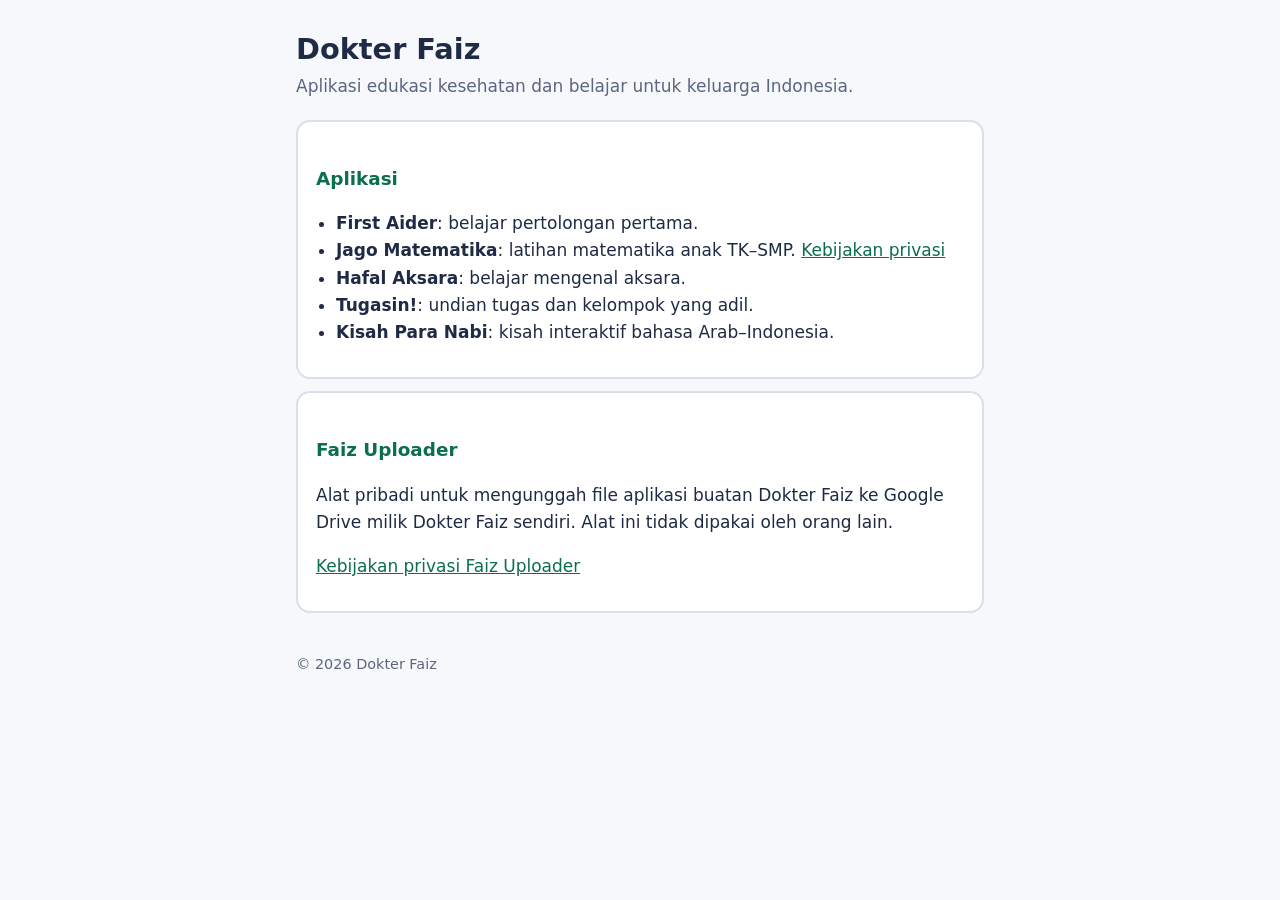
<file: index.html>
<!doctype html>
<html lang="id">
<head>
<meta charset="utf-8">
<meta name="viewport" content="width=device-width, initial-scale=1">
<title>Dokter Faiz</title>
<link rel="stylesheet" href="style.css">
</head>
<body>
<main>
<h1>Dokter Faiz</h1>
<p class="meta">Aplikasi edukasi kesehatan dan belajar untuk keluarga Indonesia.</p>

<div class="box">
<h2>Aplikasi</h2>
<ul>
<li><b>First Aider</b>: belajar pertolongan pertama.</li>
<li><b>Jago Matematika</b>: latihan matematika anak TK–SMP. <a href="jago-matematika/privasi.html">Kebijakan privasi</a></li>
<li><b>Hafal Aksara</b>: belajar mengenal aksara.</li>
<li><b>Tugasin!</b>: undian tugas dan kelompok yang adil.</li>
<li><b>Kisah Para Nabi</b>: kisah interaktif bahasa Arab–Indonesia.</li>
</ul>
</div>

<div class="box">
<h2>Faiz Uploader</h2>
<p>Alat pribadi untuk mengunggah file aplikasi buatan Dokter Faiz ke Google Drive milik Dokter Faiz sendiri.
Alat ini tidak dipakai oleh orang lain.</p>
<p><a href="privacy.html">Kebijakan privasi Faiz Uploader</a></p>
</div>

<footer>© 2026 Dokter Faiz</footer>
</main>
</body>
</html>
</file>
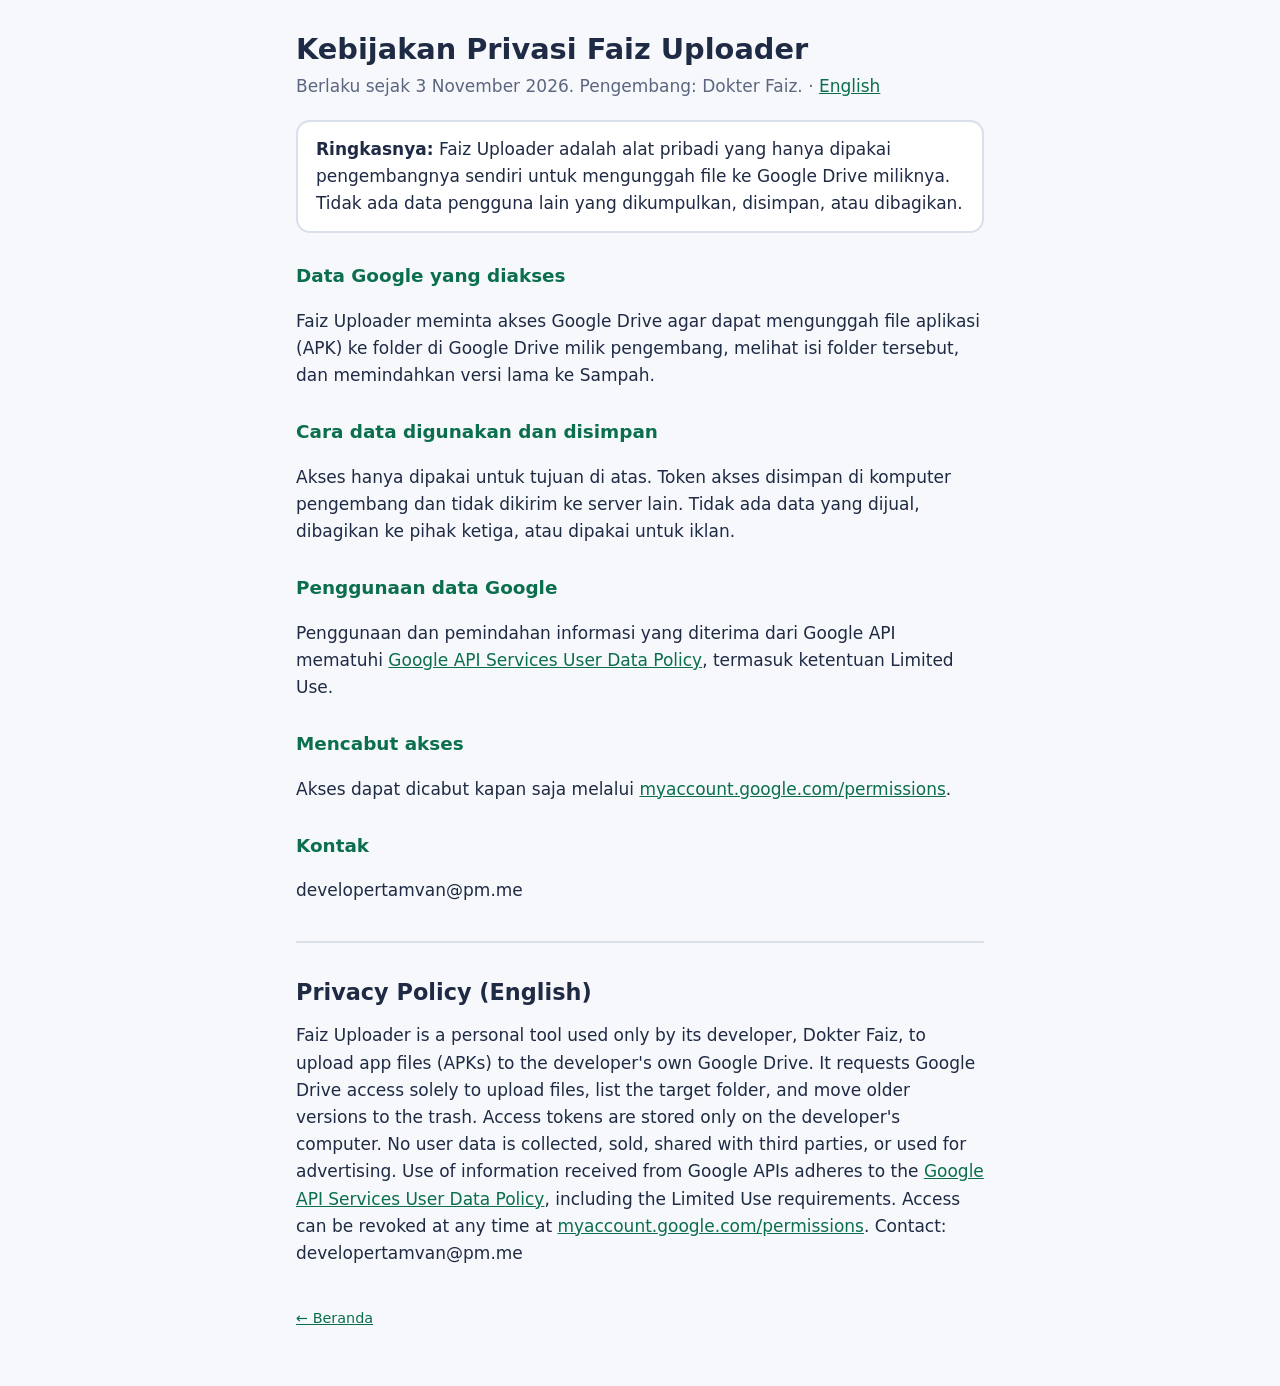
<file: privacy.html>
<!doctype html>
<html lang="id">
<head>
<meta charset="utf-8">
<meta name="viewport" content="width=device-width, initial-scale=1">
<title>Kebijakan Privasi Faiz Uploader</title>
<link rel="stylesheet" href="style.css">
</head>
<body>
<main>
<h1>Kebijakan Privasi Faiz Uploader</h1>
<p class="meta">Berlaku sejak 3 November 2026. Pengembang: Dokter Faiz. · <a href="#en">English</a></p>

<div class="box"><b>Ringkasnya:</b> Faiz Uploader adalah alat pribadi yang hanya dipakai pengembangnya sendiri untuk mengunggah file ke Google Drive miliknya. Tidak ada data pengguna lain yang dikumpulkan, disimpan, atau dibagikan.</div>

<h2>Data Google yang diakses</h2>
<p>Faiz Uploader meminta akses Google Drive agar dapat mengunggah file aplikasi (APK) ke folder di Google Drive milik pengembang, melihat isi folder tersebut, dan memindahkan versi lama ke Sampah.</p>

<h2>Cara data digunakan dan disimpan</h2>
<p>Akses hanya dipakai untuk tujuan di atas. Token akses disimpan di komputer pengembang dan tidak dikirim ke server lain. Tidak ada data yang dijual, dibagikan ke pihak ketiga, atau dipakai untuk iklan.</p>

<h2>Penggunaan data Google</h2>
<p>Penggunaan dan pemindahan informasi yang diterima dari Google API mematuhi
<a href="https://developers.google.com/terms/api-services-user-data-policy">Google API Services User Data Policy</a>, termasuk ketentuan Limited Use.</p>

<h2>Mencabut akses</h2>
<p>Akses dapat dicabut kapan saja melalui <a href="https://myaccount.google.com/permissions">myaccount.google.com/permissions</a>.</p>

<h2>Kontak</h2>
<p>developertamvan@pm.me</p>

<hr style="border:0;border-top:2px solid var(--line);margin:36px 0">

<h1 id="en" style="font-size:1.4rem">Privacy Policy (English)</h1>
<p>Faiz Uploader is a personal tool used only by its developer, Dokter Faiz, to upload app files (APKs) to the developer's own Google Drive. It requests Google Drive access solely to upload files, list the target folder, and move older versions to the trash. Access tokens are stored only on the developer's computer. No user data is collected, sold, shared with third parties, or used for advertising. Use of information received from Google APIs adheres to the <a href="https://developers.google.com/terms/api-services-user-data-policy">Google API Services User Data Policy</a>, including the Limited Use requirements. Access can be revoked at any time at <a href="https://myaccount.google.com/permissions">myaccount.google.com/permissions</a>. Contact: developertamvan@pm.me</p>

<footer><a href="index.html">← Beranda</a></footer>
</main>
</body>
</html>
</file>
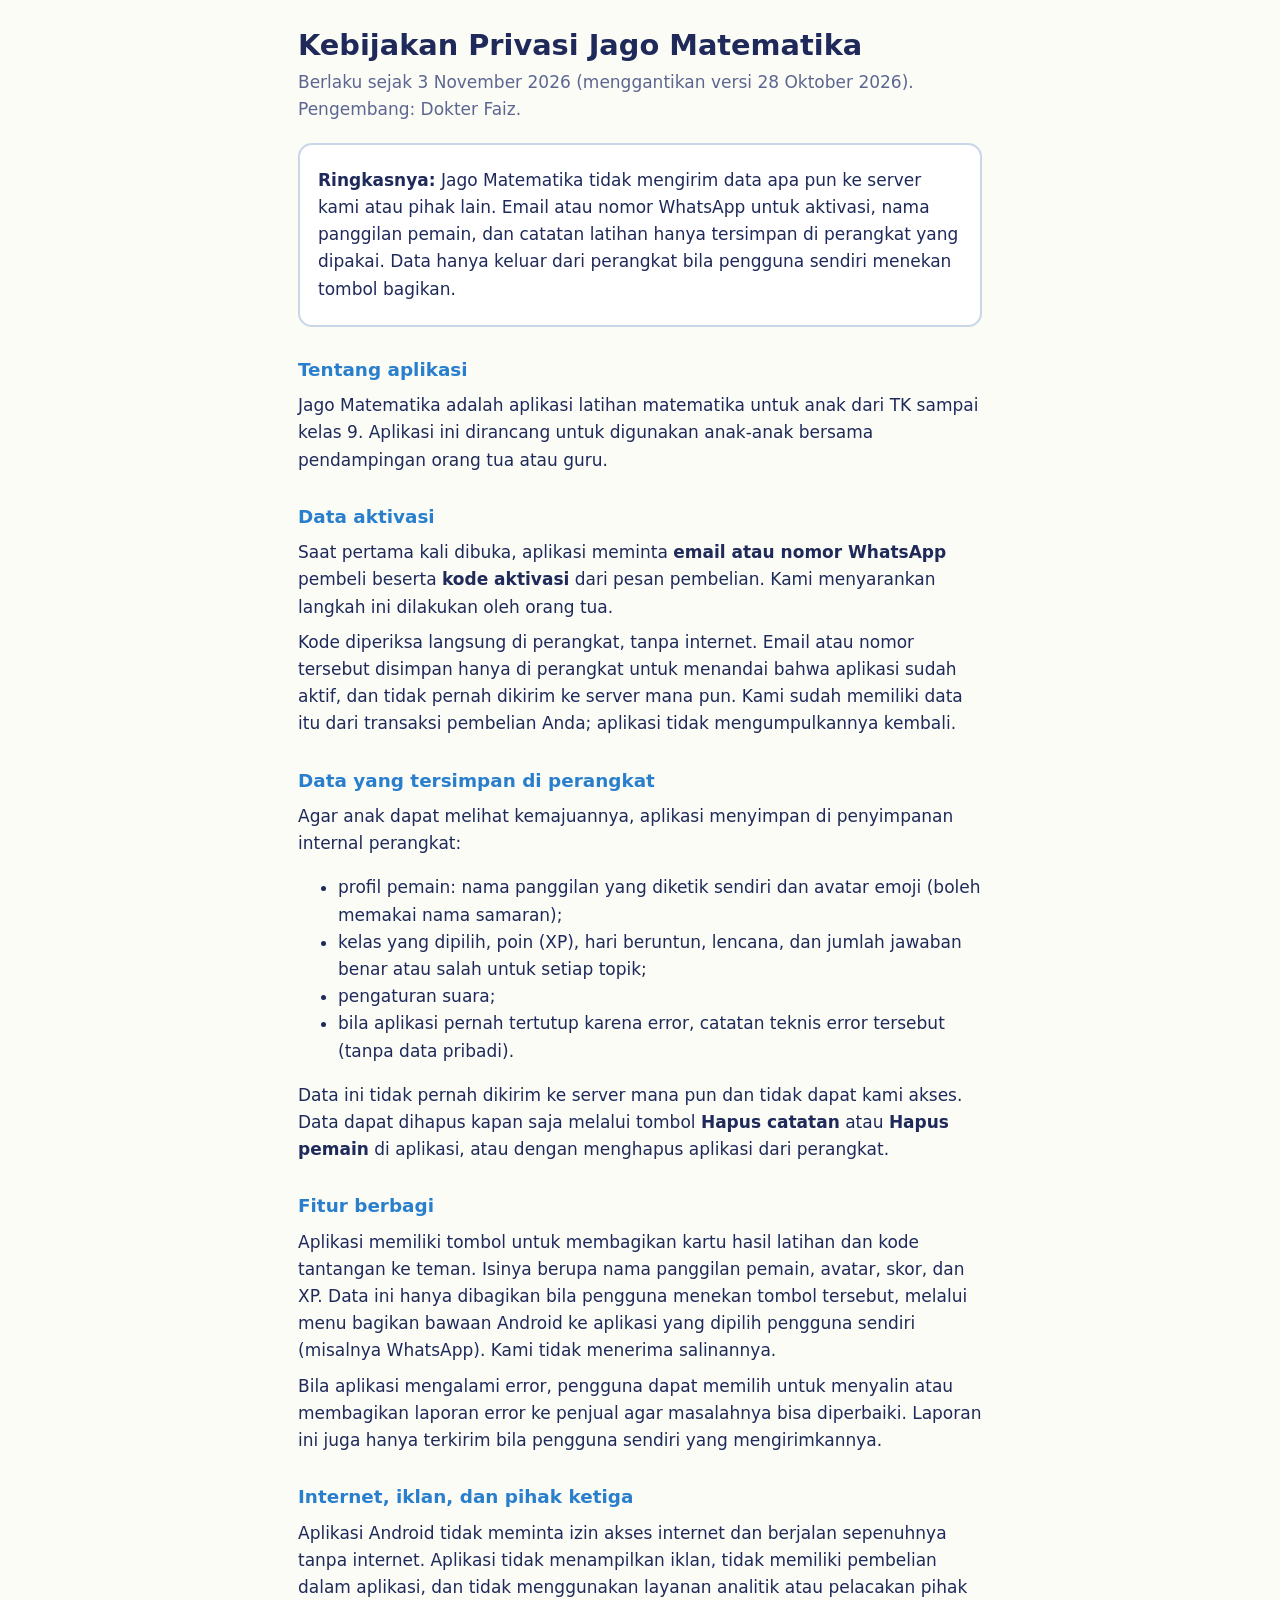
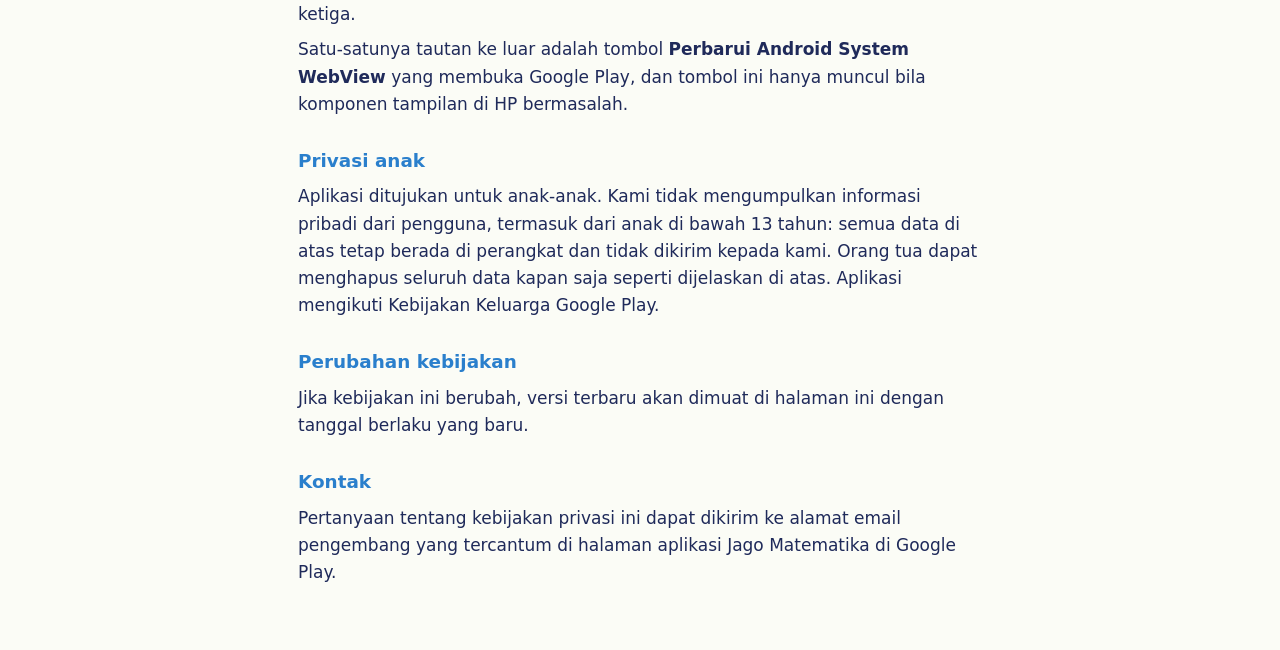
<file: jago-matematika/privasi.html>
<!DOCTYPE html>
<html lang="id">
<head>
<meta charset="UTF-8">
<meta name="viewport" content="width=device-width, initial-scale=1, viewport-fit=cover">
<title>Kebijakan Privasi Jago Matematika</title>
<style>
:root{--bg:#FBFCF6;--card:#FFFFFF;--ink:#1F2A5A;--muted:#5D6690;--line:#C9D6E8;--accent:#2A7FCC;color-scheme:light;
  box-sizing:border-box;padding-top:env(safe-area-inset-top,0px);padding-bottom:env(safe-area-inset-bottom,0px)}
@media (prefers-color-scheme: dark){:root:not([data-theme="light"]){--bg:#1C2A24;--card:#23332C;--ink:#EEF3EA;--muted:#A9BBAF;--line:#3A4F45;--accent:#6CB4F0;color-scheme:dark}}
:root[data-theme="dark"]{--bg:#1C2A24;--card:#23332C;--ink:#EEF3EA;--muted:#A9BBAF;--line:#3A4F45;--accent:#6CB4F0;color-scheme:dark}
*{box-sizing:border-box}
html{scroll-padding-top:env(safe-area-inset-top,0px)}
body{margin:0;background:var(--bg);color:var(--ink);font-family:ui-rounded,'Segoe UI',system-ui,-apple-system,Roboto,sans-serif;font-size:17px;line-height:1.6}
main{max-width:720px;margin:0 auto;padding:28px 18px 56px}
h1{font-size:1.8rem;line-height:1.2;margin:0 0 6px}
h2{font-size:1.15rem;margin:28px 0 6px;color:var(--accent)}
.meta{color:var(--muted);margin:0 0 20px}
.box{background:var(--card);border:2px solid var(--line);border-radius:14px;padding:14px 18px}
p{margin:8px 0}
</style>
</head>
<body>
<main>
<h1>Kebijakan Privasi Jago Matematika</h1>
<p class="meta">Berlaku sejak 3 November 2026 (menggantikan versi 28 Oktober 2026). Pengembang: Dokter Faiz.</p>

<div class="box">
<p><b>Ringkasnya:</b> Jago Matematika tidak mengirim data apa pun ke server kami atau pihak lain. Email atau nomor WhatsApp untuk aktivasi, nama panggilan pemain, dan catatan latihan hanya tersimpan di perangkat yang dipakai. Data hanya keluar dari perangkat bila pengguna sendiri menekan tombol bagikan.</p>
</div>

<h2>Tentang aplikasi</h2>
<p>Jago Matematika adalah aplikasi latihan matematika untuk anak dari TK sampai kelas 9. Aplikasi ini dirancang untuk digunakan anak-anak bersama pendampingan orang tua atau guru.</p>

<h2>Data aktivasi</h2>
<p>Saat pertama kali dibuka, aplikasi meminta <b>email atau nomor WhatsApp</b> pembeli beserta <b>kode aktivasi</b> dari pesan pembelian. Kami menyarankan langkah ini dilakukan oleh orang tua.</p>
<p>Kode diperiksa langsung di perangkat, tanpa internet. Email atau nomor tersebut disimpan hanya di perangkat untuk menandai bahwa aplikasi sudah aktif, dan tidak pernah dikirim ke server mana pun. Kami sudah memiliki data itu dari transaksi pembelian Anda; aplikasi tidak mengumpulkannya kembali.</p>

<h2>Data yang tersimpan di perangkat</h2>
<p>Agar anak dapat melihat kemajuannya, aplikasi menyimpan di penyimpanan internal perangkat:</p>
<ul>
<li>profil pemain: nama panggilan yang diketik sendiri dan avatar emoji (boleh memakai nama samaran);</li>
<li>kelas yang dipilih, poin (XP), hari beruntun, lencana, dan jumlah jawaban benar atau salah untuk setiap topik;</li>
<li>pengaturan suara;</li>
<li>bila aplikasi pernah tertutup karena error, catatan teknis error tersebut (tanpa data pribadi).</li>
</ul>
<p>Data ini tidak pernah dikirim ke server mana pun dan tidak dapat kami akses. Data dapat dihapus kapan saja melalui tombol <b>Hapus catatan</b> atau <b>Hapus pemain</b> di aplikasi, atau dengan menghapus aplikasi dari perangkat.</p>

<h2>Fitur berbagi</h2>
<p>Aplikasi memiliki tombol untuk membagikan kartu hasil latihan dan kode tantangan ke teman. Isinya berupa nama panggilan pemain, avatar, skor, dan XP. Data ini hanya dibagikan bila pengguna menekan tombol tersebut, melalui menu bagikan bawaan Android ke aplikasi yang dipilih pengguna sendiri (misalnya WhatsApp). Kami tidak menerima salinannya.</p>
<p>Bila aplikasi mengalami error, pengguna dapat memilih untuk menyalin atau membagikan laporan error ke penjual agar masalahnya bisa diperbaiki. Laporan ini juga hanya terkirim bila pengguna sendiri yang mengirimkannya.</p>

<h2>Internet, iklan, dan pihak ketiga</h2>
<p>Aplikasi Android tidak meminta izin akses internet dan berjalan sepenuhnya tanpa internet. Aplikasi tidak menampilkan iklan, tidak memiliki pembelian dalam aplikasi, dan tidak menggunakan layanan analitik atau pelacakan pihak ketiga.</p>
<p>Satu-satunya tautan ke luar adalah tombol <b>Perbarui Android System WebView</b> yang membuka Google Play, dan tombol ini hanya muncul bila komponen tampilan di HP bermasalah.</p>

<h2>Privasi anak</h2>
<p>Aplikasi ditujukan untuk anak-anak. Kami tidak mengumpulkan informasi pribadi dari pengguna, termasuk dari anak di bawah 13 tahun: semua data di atas tetap berada di perangkat dan tidak dikirim kepada kami. Orang tua dapat menghapus seluruh data kapan saja seperti dijelaskan di atas. Aplikasi mengikuti Kebijakan Keluarga Google Play.</p>

<h2>Perubahan kebijakan</h2>
<p>Jika kebijakan ini berubah, versi terbaru akan dimuat di halaman ini dengan tanggal berlaku yang baru.</p>

<h2>Kontak</h2>
<p>Pertanyaan tentang kebijakan privasi ini dapat dikirim ke alamat email pengembang yang tercantum di halaman aplikasi Jago Matematika di Google Play.</p>
</main>
</body>
</html>
</file>
<file: style.css>
:root{--bg:#F6F8FB;--card:#FFFFFF;--ink:#1F2A44;--muted:#5B6680;--line:#D9E0EA;--accent:#0B6E4F;color-scheme:light}
@media (prefers-color-scheme:dark){:root{--bg:#121820;--card:#1B2430;--ink:#E8EDF4;--muted:#A3AEC0;--line:#2C3847;--accent:#3FBF8A;color-scheme:dark}}
*{box-sizing:border-box}
body{margin:0;background:var(--bg);color:var(--ink);font-family:system-ui,-apple-system,'Segoe UI',Roboto,sans-serif;font-size:17px;line-height:1.6}
main{max-width:720px;margin:0 auto;padding:32px 16px 56px}
h1{font-size:1.8rem;line-height:1.2;margin:0 0 6px}
h2{font-size:1.15rem;margin:28px 0 6px;color:var(--accent)}
.meta{color:var(--muted);margin:0 0 20px}
.box{background:var(--card);border:2px solid var(--line);border-radius:14px;padding:14px 18px;margin:12px 0}
a{color:var(--accent)}
ul{padding-left:20px}
footer{margin-top:40px;color:var(--muted);font-size:.9rem}
</file>
